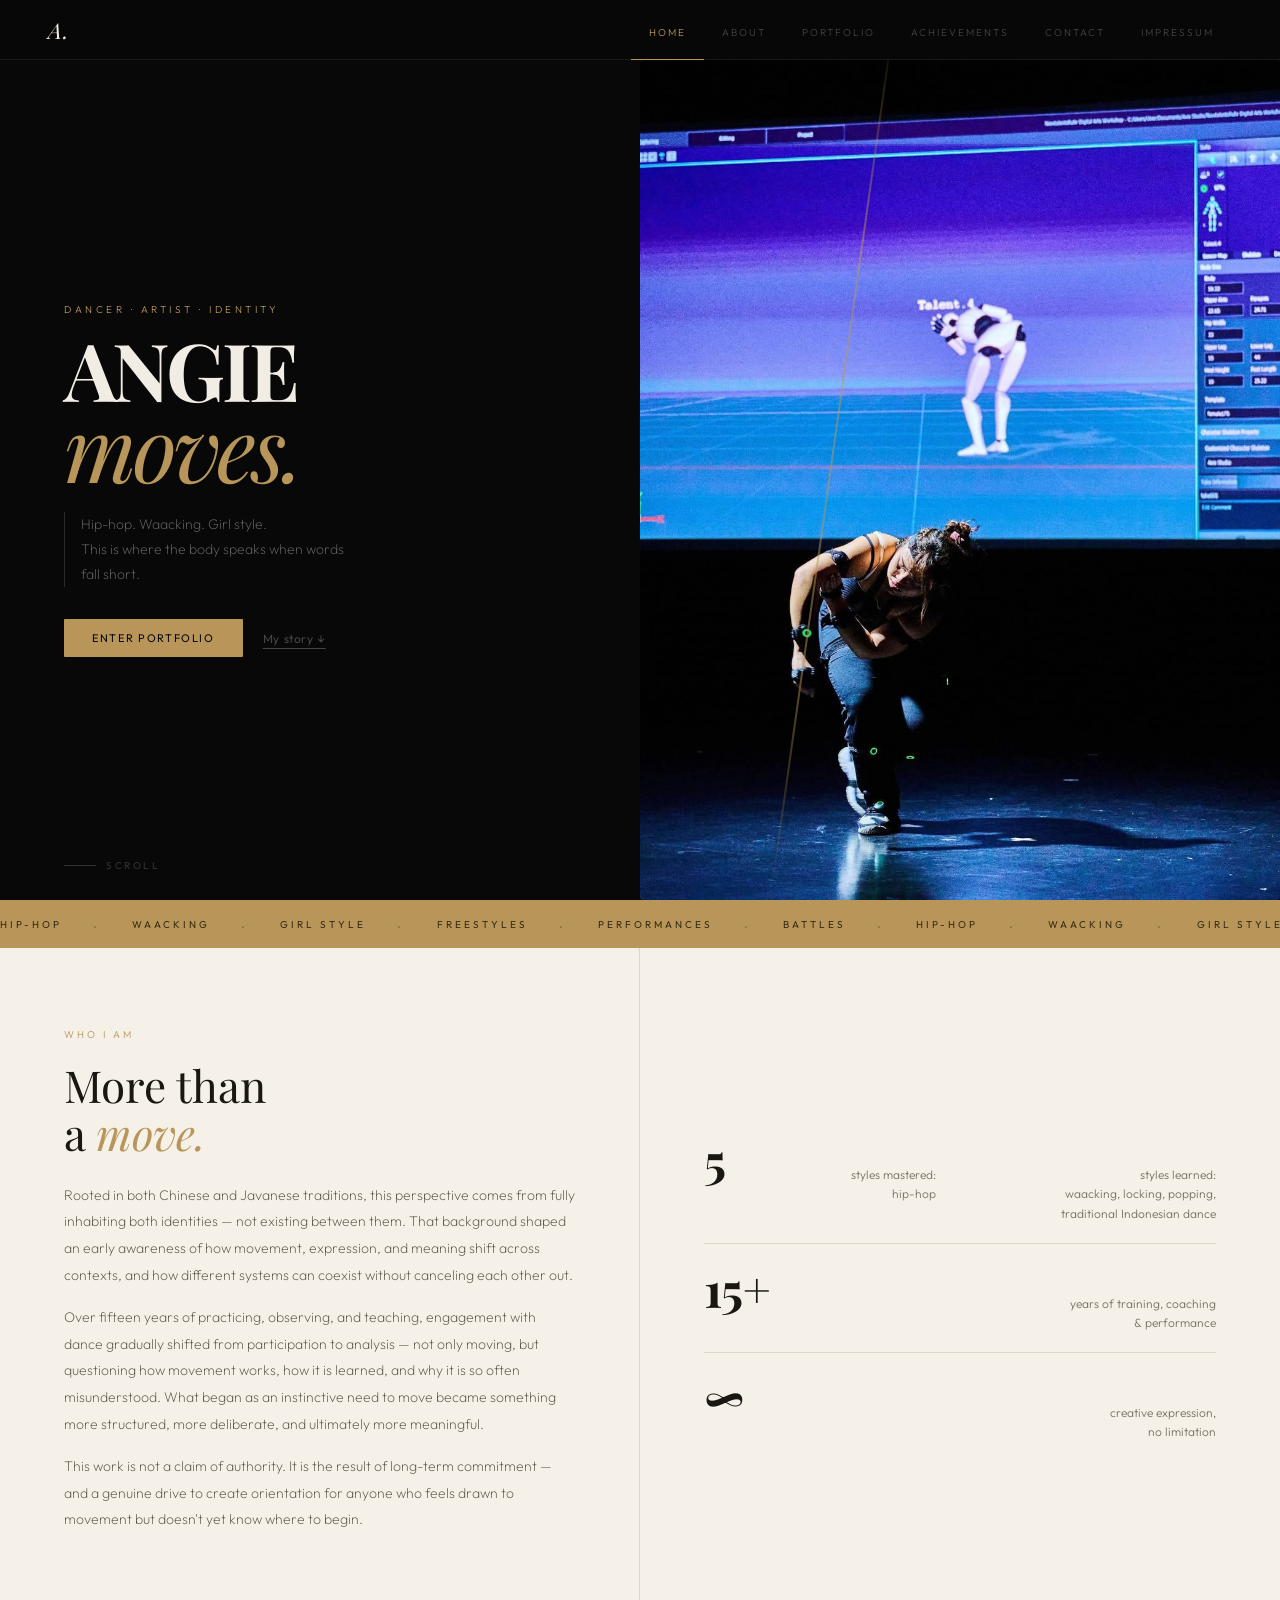
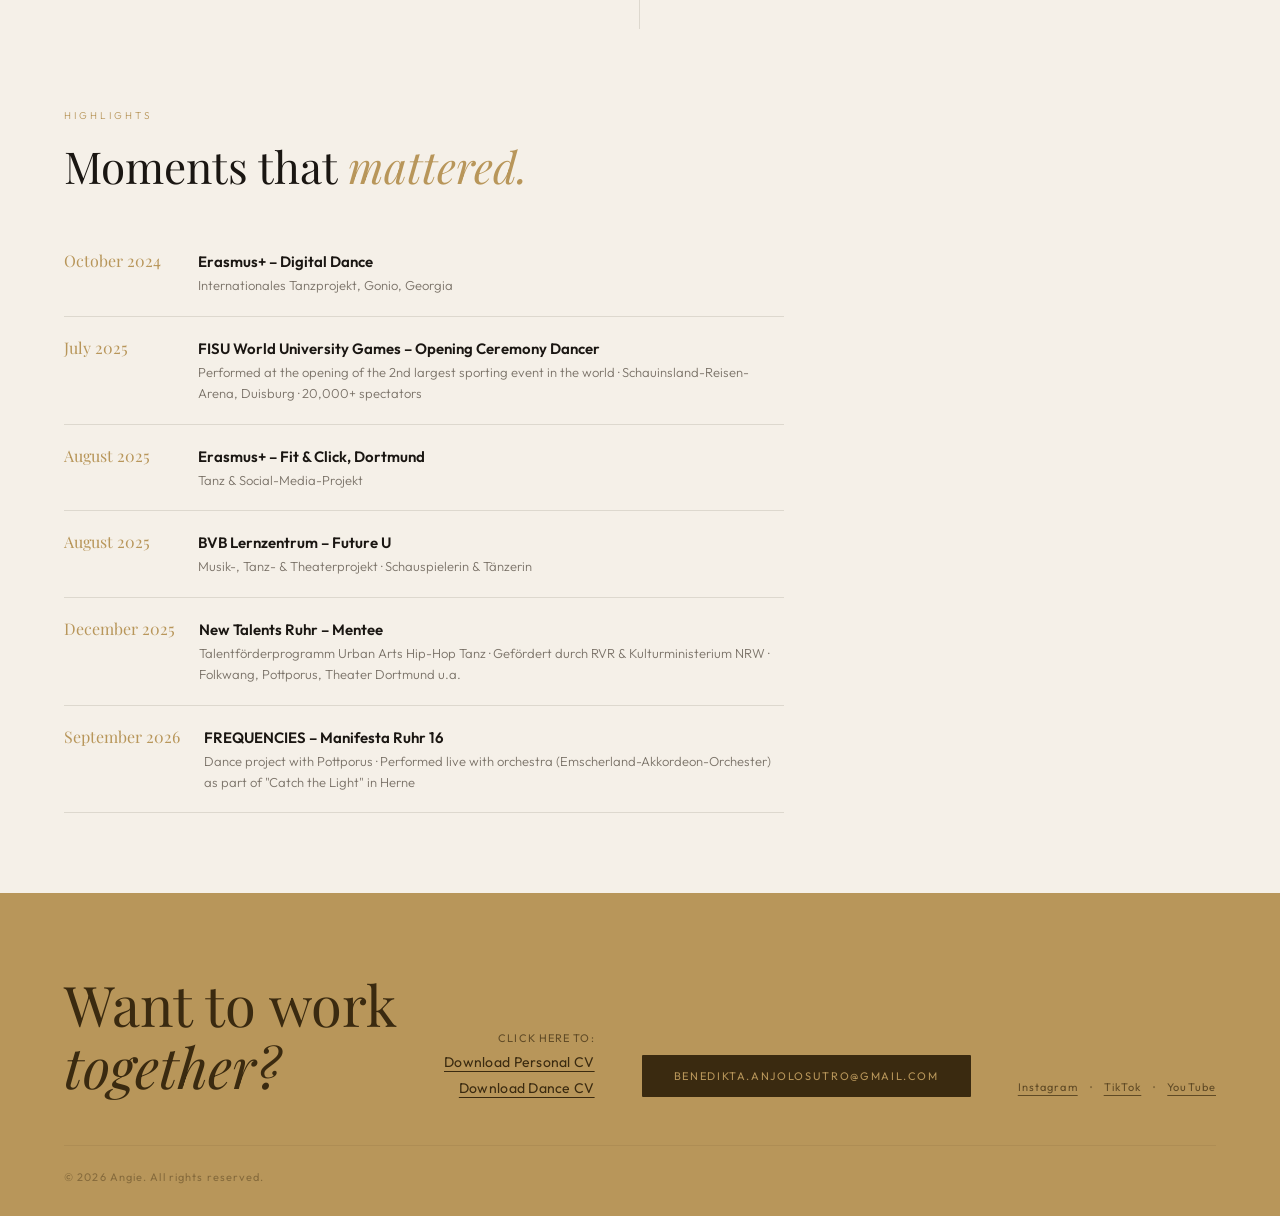
<file: index.html>
<!DOCTYPE html>
<html lang="en">
<head>
  <meta charset="UTF-8" />
  <meta name="viewport" content="width=device-width, initial-scale=1.0"/>
  <title>Benedikta Angie — Dancer & Artist</title>
  <link rel="stylesheet" href="style.css" />
  <link href="https://fonts.googleapis.com/css2?family=Playfair+Display:ital,wght@0,400;0,700;1,400;1,700&family=Outfit:wght@200;300;400&display=swap" rel="stylesheet"/>
</head>
<body>

  <!-- ═══════════════════════════════════════════
       NAVIGATION
  ════════════════════════════════════════════ -->
  <nav class="nav">
    <div class="nav-brand">A.</div>
    <ul class="nav-links">
      <li><a href="#home" class="active">Home</a></li>
      <li><a href="#about">About</a></li>
      <li><a href="portfolio.html">Portfolio</a></li>
      <li><a href="#achievements">Achievements</a></li>
      <li><a href="#contact">Contact</a></li>
      <li><a href="impressum.html">Impressum</a></li>
    </ul>
    <button class="nav-toggle" aria-label="menu">☰</button>
  </nav>

  <!-- ═══════════════════════════════════════════
       HERO
  ════════════════════════════════════════════ -->
  <section class="hero" id="home">
    <div class="hero-left reveal">
      <span class="eyebrow">Dancer · Artist · Identity</span>
      <h1 class="hero-name">
        ANGIE
        <span class="italic-line">moves.</span>
      </h1>
      <p class="tagline">Hip-hop. Waacking. Girl style.<br>This is where the body speaks when words fall short.</p>
      <div class="hero-actions">
        <a href="portfolio.html" class="btn-gold">Enter portfolio</a>
        <a href="#about" class="btn-line">My story ↓</a>
      </div>
    </div>
    <div class="hero-right">
      <!-- 👇 REPLACE THIS: swap the src with the path to your photo -->
      <!-- Example: src="images/angie.jpg" -->
     <div class="slideshow">
  <div class="slide active"><img src="images/abme1.jpg" alt="Angie" /></div>
  <div class="slide"><img src="images/abme2.JPG" alt="Angie" /></div>
  <div class="slide"><img src="images/abme3.jpg" alt="Angie" /></div>
  <div class="slide"><img src="images/abme4.jpg" alt="Angie" /></div>
  <div class="slide"><img src="images/abme5.jpg" alt="Angie" /></div>
  <div class="slide"><img src="images/abme6.JPG" alt="Angie" /></div>
  <div class="slide"><img src="images/abme7.jpg" alt="Angie" /></div>
  <div class="slide"><img src="images/abme8.JPG" alt="Angie" /></div>
  <div class="slide"><img src="images/abme9.jpg" alt="Angie" /></div>
  <div class="slide"><img src="images/abme10.jpg" alt="Angie" /></div>
</div>
       </div>
     </div>
    </div>
    <div class="scroll-hint"><span class="scroll-line"></span> scroll</div>
    <div class="diagonal-slice"></div>
  </section>

  <!-- ═══════════════════════════════════════════
       TICKER STRIP
  ════════════════════════════════════════════ -->
  <div class="ticker">
    <div class="ticker-track">
      <span>Hip-hop</span><span class="dot">·</span>
      <span>Waacking</span><span class="dot">·</span>
      <span>Girl style</span><span class="dot">·</span>
      <span>Freestyles</span><span class="dot">·</span>
      <span>Performances</span><span class="dot">·</span>
      <span>Battles</span><span class="dot">·</span>
      <span>Hip-hop</span><span class="dot">·</span>
      <span>Waacking</span><span class="dot">·</span>
      <span>Girl style</span><span class="dot">·</span>
      <span>Freestyles</span><span class="dot">·</span>
      <span>Performances</span><span class="dot">·</span>
      <span>Battles</span><span class="dot">·</span>
    </div>
  </div>

  <!-- ═══════════════════════════════════════════
       ABOUT
  ════════════════════════════════════════════ -->
  <section class="about" id="about">
    <div class="about-left reveal">
      <span class="section-kicker">Who I am</span>
      <h2 class="section-heading">More than<br>a <em>move.</em></h2>
      <!-- 👇 REPLACE THIS: write your own bio here -->
      <p class="body-text">
        Rooted in both Chinese and Javanese traditions, this perspective comes from fully inhabiting both identities — not existing between them. 
        That background shaped an early awareness of how movement, expression, and meaning shift across contexts, and 
        how different systems can coexist without canceling each other out.
      </p>
      <p class="body-text">
        Over fifteen years of practicing, observing, and teaching, engagement with dance gradually shifted from participation to analysis — not only moving, but questioning how movement works, how it is learned, and why it is so often misunderstood. 
        What began as an instinctive need to move became something more structured, more deliberate, and ultimately more meaningful.
      </p>
       <p class="body-text">
        This work is not a claim of authority. It is the result of long-term commitment — and a genuine drive 
         to create orientation for anyone who feels drawn to movement but doesn't yet know where to begin.
    </div>
    <div class="about-right reveal">
      <!-- 👇 REPLACE THIS: update these numbers to match your real experience -->
      <div class="stat-row">
        <span class="stat-n">5</span>
        <span class="stat-desc">styles mastered:<br>hip-hop</span>
        <span class="stat-desc">styles learned:<br>waacking, locking, popping, <br>traditional Indonesian dance</span>
      </div>
      <div class="stat-row">
        <span class="stat-n">15+</span>
        <span class="stat-desc">years of training, coaching<br>& performance</span>
      </div>
      <div class="stat-row">
        <span class="stat-n">∞</span>
        <span class="stat-desc">creative expression,<br>no limitation</span>
      </div>
    </div>
  </section>

  <!-- ═══════════════════════════════════════════
       PORTFOLIO PREVIEW.. maybe later add videos here
  ════════════════════════════════════════════ -->

  <!-- ═══════════════════════════════════════════
       ACHIEVEMENTS
  ════════════════════════════════════════════ -->
  <section class="achievements" id="achievements">
    <div class="reveal">
      <span class="section-kicker">Highlights</span>
      <h2 class="section-heading">Moments that <em>mattered.</em></h2>
    </div>
    <div class="ach-grid reveal">

      <!-- 👇 REPLACE ALL OF THESE with your real achievements -->
      <!-- Copy-paste more <div class="ach-item"> blocks to add more! -->
<div class="ach-grid reveal"> 
  <div class="ach-item"> 
    <span class="ach-year">October 2024</span> 
    <div> 
      <p class="ach-title">Erasmus+ – Digital Dance</p> 
      <p class="ach-desc">Internationales Tanzprojekt, Gonio, Georgia</p> 
    </div> </div> 
  <div class="ach-item">
    <span class="ach-year">July 2025</span> 
    <div> 
      <p class="ach-title">FISU World University Games – Opening Ceremony Dancer</p> 
      <p class="ach-desc">Performed at the opening of the 2nd largest sporting event in the world · Schauinsland-Reisen-Arena, Duisburg · 20,000+ spectators</p> 
    </div> </div> 
  <div class="ach-item"> 
    <span class="ach-year">August 2025</span> 
    <div> <p class="ach-title">Erasmus+ – Fit & Click, Dortmund</p> 
      <p class="ach-desc">Tanz & Social-Media-Projekt</p> </div>
  </div> 
  <div class="ach-item"> <span class="ach-year">August 2025</span> 
    <div> 
      <p class="ach-title">BVB Lernzentrum – Future U</p>
      <p class="ach-desc">Musik-, Tanz- & Theaterprojekt · Schauspielerin & Tänzerin</p> </div> 
  </div> 
  <div class="ach-item"> 
    <span class="ach-year">December 2025</span> 
    <div> 
      <p class="ach-title">New Talents Ruhr – Mentee</p> 
      <p class="ach-desc">Talentförderprogramm Urban Arts Hip-Hop Tanz · Gefördert durch RVR & Kulturministerium NRW · Folkwang, Pottporus, Theater Dortmund u.a.</p> 
    </div> </div> 
  <div class="ach-item"> 
    <span class="ach-year">September 2026</span> 
    <div> 
      <p class="ach-title">FREQUENCIES – Manifesta Ruhr 16</p> 
      <p class="ach-desc">Dance project with Pottporus · Performed live with orchestra (Emscherland-Akkordeon-Orchester) as part of "Catch the Light" in Herne</p> 
    </div> </div> </div> 
  </section>

  <!-- ═══════════════════════════════════════════
       CONTACT FOOTER
  ════════════════════════════════════════════ -->
  <footer class="contact" id="contact">
    <div class="contact-inner reveal">
      <h2 class="contact-heading">Want to work<br><em>together?</em></h2>
      <div class="contact-links">

        <div class="cv-downloads"> 
          <p class="cv-label">Click here to:</p> 
          <a href="Lebenslauf_Benedikta_Anjolosutro.pdf" download class="cv-link"> Download Personal CV</a> 
          <a href="Tanz_Lebenslauf_Benedikta_Anjolosutro.pdf" download class="cv-link">Download Dance CV</a> </div>
</div>
        <!-- 👇 REPLACE: add your real email and social links -->
        <a href="mailto:benedikta.anjolosutro@gmail.com" class="contact-btn">benedikta.anjolosutro@gmail.com</a>
<div class="social-row">
  <a href="https://instagram.com/benedikta_angie" target="_blank" class="social-link">Instagram</a>
  <span class="dot">·</span>
  <a href="https://tiktok.com/@an._angie" target="_blank" class="social-link">TikTok</a>
  <span class="dot">·</span>
  <a href="https://youtube.com/@benedikta_angie" target="_blank" class="social-link">YouTube</a>
        </div>
      </div>
    </div>
    <p class="footer-copy">© 2026 Angie. All rights reserved.</p>
  </footer>

  <script src="script.js"></script>
</body>
</html>
</file>
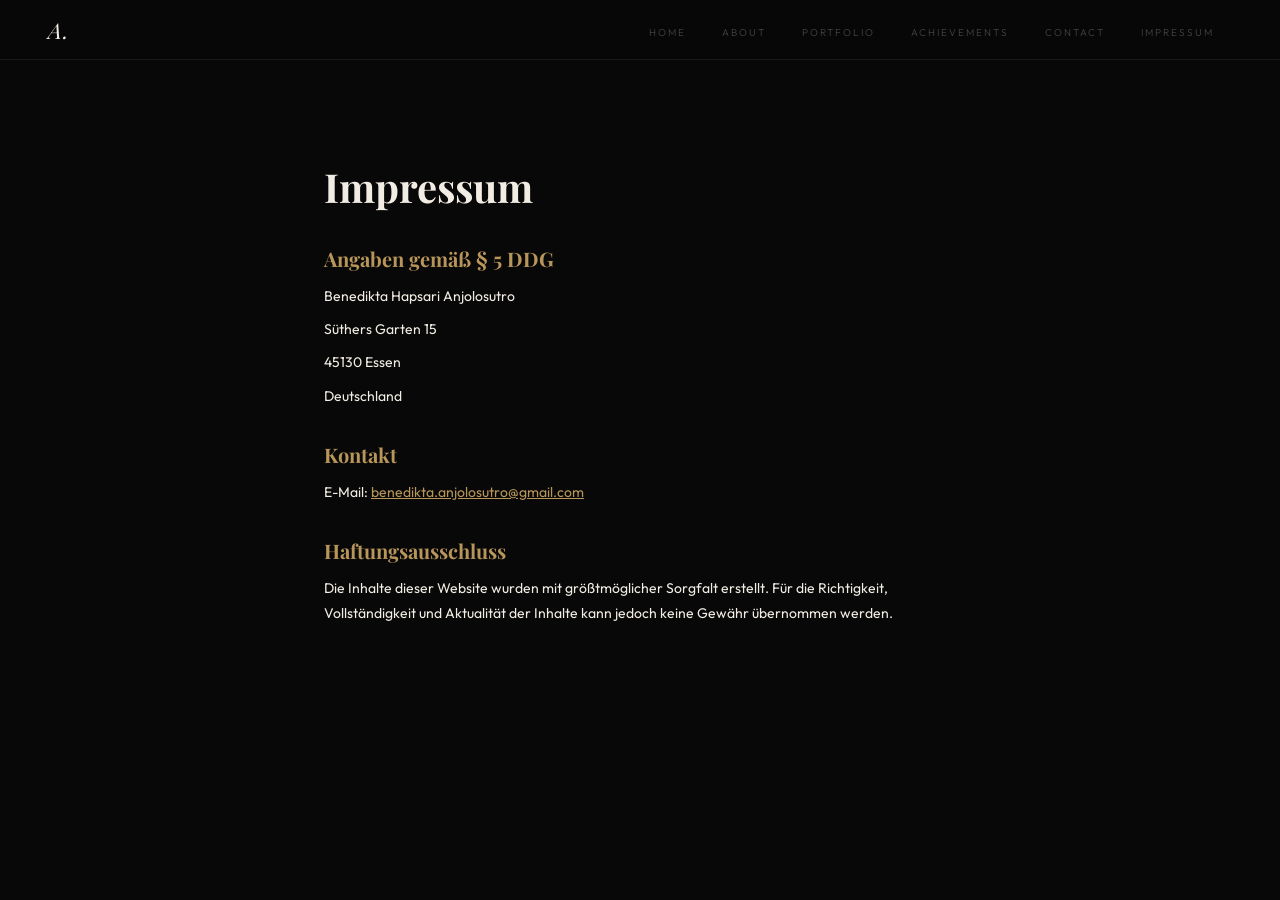
<file: impressum.html>
<!DOCTYPE html> 
<html lang="de"> 
  <head> 
    <meta charset="UTF-8" /> 
    <meta name="viewport" content="width=device-width, initial-scale=1.0"/> 
    <title>Impressum — Benedikta Angie</title> 
    <link rel="stylesheet" href="style.css" /> 
    <link href="https://fonts.googleapis.com/css2?family=Playfair+Display:ital,wght@0,400;0,700;1,400;1,700&family=Outfit:wght@200;300;400&display=swap" rel="stylesheet"/> 
    <style> .legal-wrap { max-width: 680px; margin: 0 auto; padding: 160px 24px 100px; } 
      .legal-wrap h1 { font-family: var(--font-display); font-size: 40px; margin-bottom: 32px; color: var(--cream); } 
      .legal-wrap h2 { font-family: var(--font-display); font-size: 20px; margin: 32px 0 12px; color: var(--gold); } 
      .legal-wrap p { font-size: 14px; line-height: 1.8; color: var(--cream); margin-bottom: 8px; } 
      .legal-wrap a { color: var(--gold); text-decoration: underline; } 
    </style> 
  </head> 
  <body> 
    <nav class="nav"> <div class="nav-brand">A.</div> 
      <ul class="nav-links"> 
        <li><a href="index.html">Home</a></li> 
        <li><a href="index.html#about">About</a></li> 
        <li><a href="portfolio.html">Portfolio</a></li> 
        <li><a href="index.html#achievements">Achievements</a></li> 
        <li><a href="index.html#contact">Contact</a></li> 
        <li><a href="impressum.html">Impressum</a></li> 
      </ul> <button class="nav-toggle" aria-label="menu">☰</button> 
    </nav> <div class="legal-wrap"> 
      <h1>Impressum</h1> 
      <h2>Angaben gemäß § 5 DDG</h2> 
      <p>Benedikta Hapsari Anjolosutro</p> 
      <p>Süthers Garten 15</p> 
      <p>45130 Essen</p> 
      <p>Deutschland</p> 
      <h2>Kontakt</h2> 
      <p>E-Mail: <a href="mailto:benedikta.anjolosutro@gmail.com">benedikta.anjolosutro@gmail.com</a>
      </p> <h2>Haftungsausschluss</h2> 
      <p>Die Inhalte dieser Website wurden mit größtmöglicher Sorgfalt erstellt. Für die Richtigkeit, Vollständigkeit und Aktualität der Inhalte kann jedoch keine Gewähr übernommen werden.</p> 
    </div> 
  </body> 
</html>
</file>
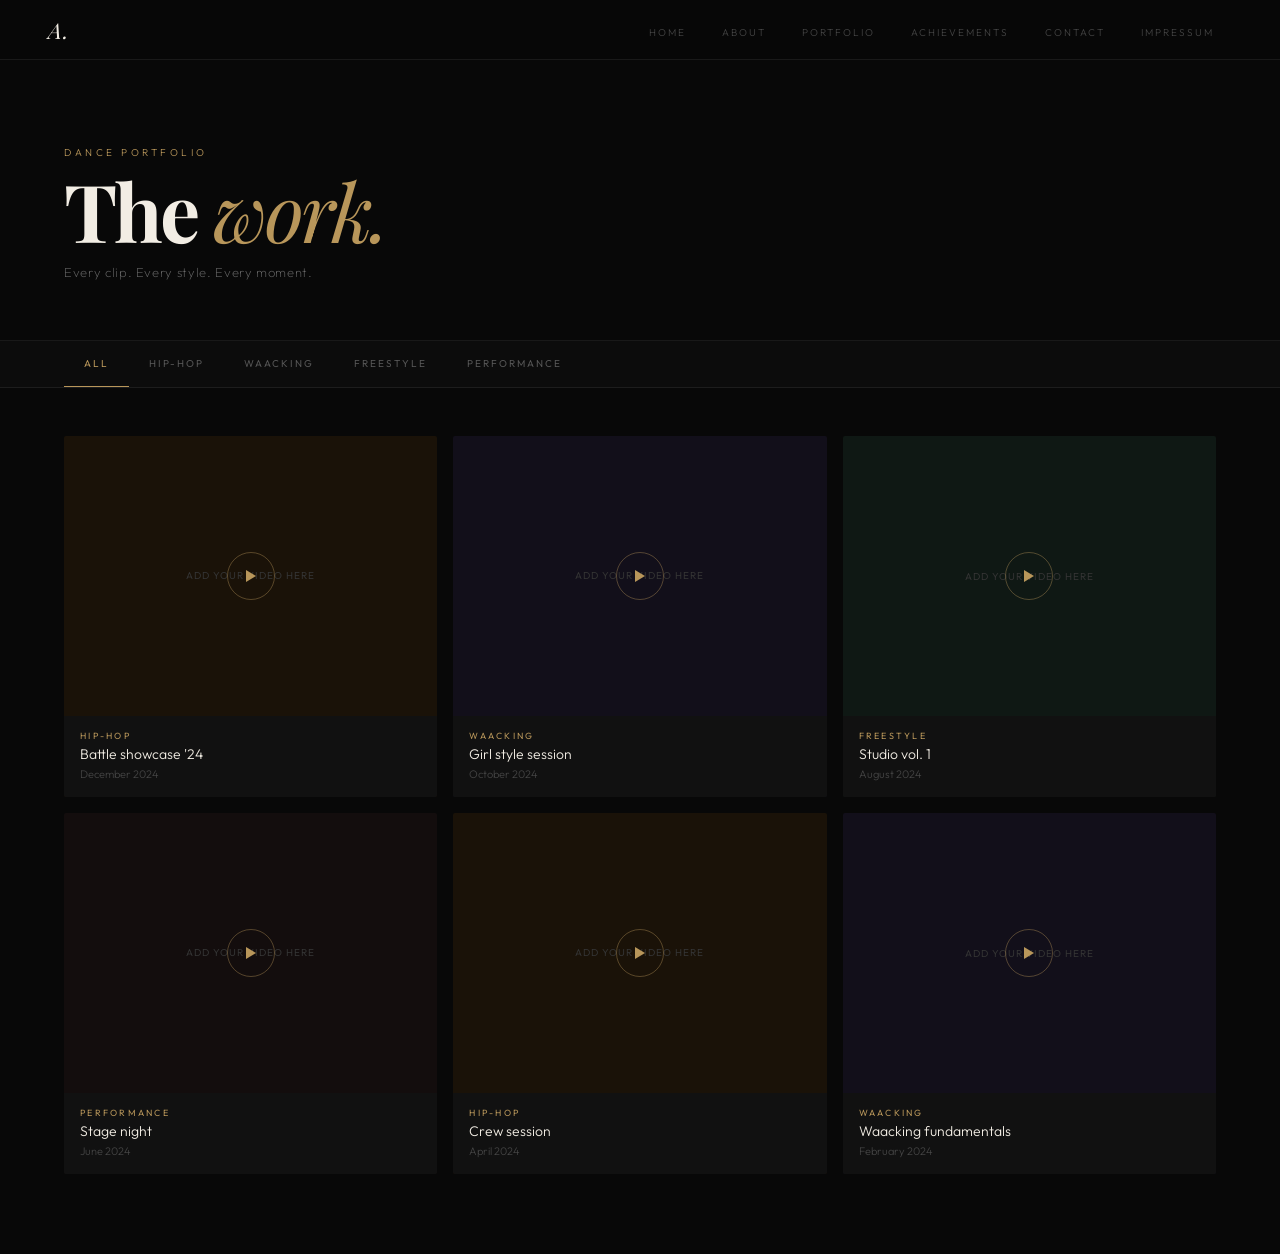
<file: portfolio.html>
<!DOCTYPE html>
<html lang="en">
<head>
  <meta charset="UTF-8" />
  <meta name="viewport" content="width=device-width, initial-scale=1.0"/>
  <title>Angie — Dance Portfolio</title>
  <link rel="stylesheet" href="style.css" />
  <link rel="stylesheet" href="portfolio.css" />
  <link href="https://fonts.googleapis.com/css2?family=Playfair+Display:ital,wght@0,400;0,700;1,400;1,700&family=Outfit:wght@200;300;400&display=swap" rel="stylesheet"/>
</head>
<body>

  <nav class="nav">
    <div class="nav-brand">A.</div>
    <ul class="nav-links">
      <li><a href="index.html">Home</a></li>
      <li><a href="index.html#about">About</a></li>
      <li><a href="portfolio.html" class="active">Portfolio</a></li>
      <li><a href="index.html#achievements">Achievements</a></li>
      <li><a href="index.html#contact">Contact</a></li>
      <li><a href="impressum.html">Impressum</a></li>
    </ul>
    <button class="nav-toggle" aria-label="menu">☰</button>
  </nav>

  <!-- PAGE HEADER -->
  <div class="port-header">
    <span class="eyebrow">Dance portfolio</span>
    <h1 class="port-title">The <em>work.</em></h1>
    <p class="port-sub">Every clip. Every style. Every moment.</p>
  </div>

  <!-- FILTER TABS -->
  <div class="filter-bar">
    <button class="filter-btn active" data-filter="all">All</button>
    <button class="filter-btn" data-filter="hiphop">Hip-hop</button>
    <button class="filter-btn" data-filter="waacking">Waacking</button>
    <button class="filter-btn" data-filter="freestyle">Freestyle</button>
    <button class="filter-btn" data-filter="performance">Performance</button>
  </div>

  <!-- PORTFOLIO MASONRY GRID -->
  <div class="port-grid" id="portGrid">

    <!--
    ═══════════════════════════════════════════
    HOW TO ADD YOUR OWN VIDEOS / PHOTOS:
    ═══════════════════════════════════════════

    For a VIDEO (YouTube or local file):
      <div class="port-item" data-cat="hiphop">
        <video poster="images/thumbnail.jpg" controls>
          <source src="videos/your-video.mp4" type="video/mp4">
        </video>
        <div class="port-item-info">
          <span class="card-tag">Hip-hop</span>
          <p class="card-name">Your title here</p>
          <p class="port-date">March 2024</p>
        </div>
      </div>

    For a YOUTUBE embed (replace VIDEO_ID with your real YouTube ID):
      <div class="port-item" data-cat="waacking">
        <div class="yt-embed">
          <iframe src="https://www.youtube.com/embed/VIDEO_ID" allowfullscreen></iframe>
        </div>
        <div class="port-item-info">
          <span class="card-tag">Waacking</span>
          <p class="card-name">Your title here</p>
          <p class="port-date">January 2024</p>
        </div>
      </div>

    data-cat options: hiphop / waacking / freestyle / performance
    ═══════════════════════════════════════════
    -->

    <div class="port-item" data-cat="hiphop" style="background:#1a1208;">
      <div class="port-item-thumb">
        <div class="play-btn">
          <svg width="10" height="12" viewBox="0 0 10 12" fill="#b8965a"><polygon points="0,0 10,6 0,12"/></svg>
        </div>
        <span class="thumb-label">Add your video here</span>
      </div>
      <div class="port-item-info">
        <span class="card-tag">Hip-hop</span>
        <p class="card-name">Battle showcase '24</p>
        <p class="port-date">December 2024</p>
      </div>
    </div>

    <div class="port-item" data-cat="waacking" style="background:#120f1a;">
      <div class="port-item-thumb">
        <div class="play-btn">
          <svg width="10" height="12" viewBox="0 0 10 12" fill="#b8965a"><polygon points="0,0 10,6 0,12"/></svg>
        </div>
        <span class="thumb-label">Add your video here</span>
      </div>
      <div class="port-item-info">
        <span class="card-tag">Waacking</span>
        <p class="card-name">Girl style session</p>
        <p class="port-date">October 2024</p>
      </div>
    </div>

    <div class="port-item" data-cat="freestyle" style="background:#0f1814;">
      <div class="port-item-thumb">
        <div class="play-btn">
          <svg width="10" height="12" viewBox="0 0 10 12" fill="#b8965a"><polygon points="0,0 10,6 0,12"/></svg>
        </div>
        <span class="thumb-label">Add your video here</span>
      </div>
      <div class="port-item-info">
        <span class="card-tag">Freestyle</span>
        <p class="card-name">Studio vol. 1</p>
        <p class="port-date">August 2024</p>
      </div>
    </div>

    <div class="port-item" data-cat="performance" style="background:#130d0d;">
      <div class="port-item-thumb">
        <div class="play-btn">
          <svg width="10" height="12" viewBox="0 0 10 12" fill="#b8965a"><polygon points="0,0 10,6 0,12"/></svg>
        </div>
        <span class="thumb-label">Add your video here</span>
      </div>
      <div class="port-item-info">
        <span class="card-tag">Performance</span>
        <p class="card-name">Stage night</p>
        <p class="port-date">June 2024</p>
      </div>
    </div>

    <div class="port-item" data-cat="hiphop" style="background:#1a1208;">
      <div class="port-item-thumb">
        <div class="play-btn">
          <svg width="10" height="12" viewBox="0 0 10 12" fill="#b8965a"><polygon points="0,0 10,6 0,12"/></svg>
        </div>
        <span class="thumb-label">Add your video here</span>
      </div>
      <div class="port-item-info">
        <span class="card-tag">Hip-hop</span>
        <p class="card-name">Crew session</p>
        <p class="port-date">April 2024</p>
      </div>
    </div>

    <div class="port-item" data-cat="waacking" style="background:#120f1a;">
      <div class="port-item-thumb">
        <div class="play-btn">
          <svg width="10" height="12" viewBox="0 0 10 12" fill="#b8965a"><polygon points="0,0 10,6 0,12"/></svg>
        </div>
        <span class="thumb-label">Add your video here</span>
      </div>
      <div class="port-item-info">
        <span class="card-tag">Waacking</span>
        <p class="card-name">Waacking fundamentals</p>
        <p class="port-date">February 2024</p>
      </div>
    </div>

  </div>

  <script src="script.js"></script>
</body>
</html>
</file>
<file: style.css>
/* ═══════════════════════════════════════════════
   ANGIE — Personal Website Stylesheet
   ═══════════════════════════════════════════════
   COLORS:
     --gold   : #b8965a  ← your signature accent
     --dark   : #080808  ← background for dark sections
     --cream  : #f2ede4  ← text on dark backgrounds
     --mid    : #666     ← muted text
   ═══════════════════════════════════════════════ */

:root {
  --gold: #b8965a;
  --gold-dark: #3a2a10;
  --dark: #080808;
  --dark-2: #0c0c0c;
  --dark-3: #111;
  --cream: #f2ede4;
  --mid: #666;
  --muted: #444;
  --border: rgba(255,255,255,0.07);
  --font-display: 'Playfair Display', serif;
  --font-body: 'Outfit', sans-serif;
}

/* ── RESET ── */
*, *::before, *::after { box-sizing: border-box; margin: 0; padding: 0; }
html { scroll-behavior: smooth; }
body {
  font-family: var(--font-body);
  background: var(--dark);
  color: var(--cream);
  overflow-x: hidden;
}
a { text-decoration: none; color: inherit; }
ul { list-style: none; }
img { max-width: 100%; display: block; }

/* ── NAVIGATION ── */
.nav {
  position: fixed; top: 0; left: 0; right: 0; z-index: 100;
  display: flex; align-items: center;
  justify-content: space-between;
  padding: 0 48px;
  background: rgba(8,8,8,0.92);
  backdrop-filter: blur(12px);
  border-bottom: 0.5px solid var(--border);
  height: 60px;
}
.nav-brand {
  font-family: var(--font-display);
  font-size: 22px; font-style: italic;
  color: var(--cream); letter-spacing: 1px;
}
.nav-links {
  display: flex; gap: 0; align-items: center;
}
.nav-links a {
  font-size: 10px; letter-spacing: 0.2em;
  text-transform: uppercase; color: var(--muted);
  padding: 20px 18px;
  border-bottom: 1.5px solid transparent;
  transition: color 0.2s, border-color 0.2s;
  font-weight: 300;
}
.nav-links a:hover,
.nav-links a.active {
  color: var(--gold);
  border-bottom-color: var(--gold);
}
.nav-toggle { display: none; background: none; border: none; color: var(--cream); font-size: 20px; cursor: pointer; }

/* ── HERO ── */
.hero {
  min-height: 100vh;
  display: grid; grid-template-columns: 1fr 1fr;
  position: relative; overflow: hidden;
  padding-top: 60px;
}
.diagonal-slice {
  position: absolute;
  top: 0; right: 38%;
  width: 1.5px; height: 100%;
  background: linear-gradient(180deg, transparent, var(--gold) 25%, var(--gold) 75%, transparent);
  transform: rotate(8deg) translateX(40px);
  opacity: 0.5; pointer-events: none;
}
.hero-left {
  padding: 80px 64px;
  display: flex; flex-direction: column;
  justify-content: center; gap: 16px;
  position: relative; z-index: 2;
}
.eyebrow {
  font-size: 10px; letter-spacing: 0.35em;
  text-transform: uppercase; color: var(--gold);
  font-weight: 300;
}
.hero-name {
  font-family: var(--font-display);
  font-size: clamp(56px, 8vw, 80px);
  font-weight: 700; line-height: 0.92;
  color: var(--cream); letter-spacing: -3px;
}
.hero-name .italic-line {
  display: block; font-style: italic;
  font-weight: 400; color: var(--gold);
  font-size: clamp(64px, 9vw, 90px);
  letter-spacing: -4px;
}
.tagline {
  font-size: 14px; font-weight: 200;
  color: var(--mid); line-height: 1.8;
  max-width: 280px;
  border-left: 1px solid #2a2a2a;
  padding-left: 16px; margin-top: 8px;
}
.hero-actions {
  display: flex; align-items: center;
  gap: 20px; margin-top: 16px;
}
.btn-gold {
  background: var(--gold); color: var(--dark);
  padding: 12px 28px;
  font-size: 11px; letter-spacing: 0.15em;
  text-transform: uppercase; font-weight: 400;
  border-radius: 1px;
  transition: opacity 0.2s;
}
.btn-gold:hover { opacity: 0.85; }
.btn-line {
  font-size: 12px; color: var(--muted);
  letter-spacing: 0.05em;
  text-decoration: underline;
  text-underline-offset: 5px;
  transition: color 0.2s;
}
.btn-line:hover { color: var(--cream); }
.cv-downloads { display: flex; flex-direction: column; gap: 8px; align-items: flex-end; } 
.cv-label { font-size: 11px; letter-spacing: 0.1em; text-transform: uppercase; color: var(--gold-dark); opacity: 0.7; } 
.cv-link { font-size: 14px; color: var(--gold-dark); text-decoration: underline; text-underline-offset: 4px; letter-spacing: 0.02em; transition: opacity 0.2s; } 
.cv-link:hover { opacity: 0.55; }
.hero-right {
  background: #0f0d0b;
  display: flex; align-items: flex-end;
  justify-content: center; overflow: hidden;
  position: relative;
}
/* ── PHOTO: when you add your real photo it fills this area ── */
.hero-right img {
  width: 100%; height: 100%;
  object-fit: cover; object-position: top center;
}
.photo-placeholder {
  width: 100%; height: 100%;
  display: flex; align-items: center; justify-content: center;
  min-height: 400px;
}
.photo-frame {
  border: 0.5px solid #2a2520;
  padding: 40px; text-align: center;
  position: relative;
}
.photo-frame::before {
  content: ''; position: absolute; top: -16px; right: -16px;
  width: 32px; height: 32px;
  border-top: 1px solid var(--gold); border-right: 1px solid var(--gold);
}
.photo-frame::after {
  content: ''; position: absolute; bottom: -16px; left: -16px;
  width: 32px; height: 32px;
  border-bottom: 1px solid var(--gold); border-left: 1px solid var(--gold);
}
.photo-hint { font-size: 13px; color: var(--muted); margin-bottom: 8px; line-height: 1.6; }
.photo-code { font-size: 11px; color: #333; font-family: monospace; }
.scroll-hint {
  position: absolute; bottom: 28px; left: 64px;
  font-size: 10px; color: #333;
  letter-spacing: 0.25em; text-transform: uppercase;
  display: flex; align-items: center; gap: 10px; z-index: 2;
}
.scroll-line { width: 32px; height: 1px; background: #333; }

/* ── TICKER STRIP ── */
.ticker {
  background: var(--gold);
  overflow: hidden; white-space: nowrap;
  padding: 12px 0;
}
.ticker-track {
  display: inline-flex; gap: 32px;
  animation: ticker 18s linear infinite;
}
.ticker-track span {
  font-size: 10px; letter-spacing: 0.3em;
  text-transform: uppercase; color: var(--gold-dark);
  font-weight: 400;
}
.ticker-track .dot { opacity: 0.4; font-size: 14px; }
@keyframes ticker {
  from { transform: translateX(0); }
  to { transform: translateX(-50%); }
}

/* ── ABOUT ── */
.about {
  background: #f5f0e8;
  display: grid; grid-template-columns: 1fr 1fr;
}
.about-left {
  padding: 80px 64px;
  border-right: 0.5px solid #ddd8ce;
}
.about-right {
  padding: 80px 64px;
  display: flex; flex-direction: column;
  justify-content: center;
}
.section-kicker {
  font-size: 10px; letter-spacing: 0.3em;
  text-transform: uppercase; color: var(--gold);
  margin-bottom: 20px; font-weight: 300;
  display: block;
}
.section-heading {
  font-family: var(--font-display);
  font-size: clamp(32px, 4vw, 44px);
  font-weight: 400; line-height: 1.1;
  color: #1a1612; margin-bottom: 24px;
}
.section-heading.light { color: var(--cream); }
.section-heading em { font-style: italic; color: var(--gold); }
.body-text {
  font-size: 14px; font-weight: 200;
  color: #5a5248; line-height: 1.9;
  margin-bottom: 16px;
}
.stat-row {
  display: flex; justify-content: space-between;
  align-items: baseline; padding: 20px 0;
  border-bottom: 0.5px solid #ddd8ce;
}
.stat-row:first-child { padding-top: 0; }
.stat-row:last-child { border-bottom: none; padding-bottom: 0; }
.stat-n {
  font-family: var(--font-display);
  font-size: 48px; font-weight: 700;
  color: #1a1612; line-height: 1;
}
.stat-desc {
  font-size: 12px; color: #7a7268;
  font-weight: 300; text-align: right;
  line-height: 1.6;
}

/* ── PORTFOLIO PREVIEW ── */
.portfolio-preview {
  background: var(--dark); padding: 80px 64px;
}
.portfolio-header {
  display: flex; justify-content: space-between;
  align-items: flex-end; margin-bottom: 28px;
}
.see-all {
  font-size: 10px; color: var(--gold);
  letter-spacing: 0.2em; text-transform: uppercase;
  text-decoration: underline; text-underline-offset: 5px;
  transition: opacity 0.2s;
}
.see-all:hover { opacity: 0.7; }
.portfolio-grid {
  display: grid;
  grid-template-columns: 2fr 1fr;
  gap: 10px;
}
.p-card {
  position: relative; overflow: hidden;
  cursor: pointer; border-radius: 2px;
  transition: transform 0.3s;
}
.p-card:hover { transform: scale(1.01); }
.p-card-main { aspect-ratio: 4/5; }
.p-card-col { display: flex; flex-direction: column; gap: 10px; }
.p-card-sm { flex: 1; min-height: 160px; }
.play-btn {
  position: absolute; top: 50%; left: 50%;
  transform: translate(-50%, -50%);
  width: 48px; height: 48px;
  border: 1px solid rgba(184,150,90,0.4);
  border-radius: 50%;
  display: flex; align-items: center; justify-content: center;
  transition: border-color 0.2s, background 0.2s;
}
.p-card:hover .play-btn { border-color: var(--gold); background: rgba(184,150,90,0.1); }
.play-btn.small { width: 36px; height: 36px; }
.card-info {
  position: absolute; bottom: 0; left: 0; right: 0;
  padding: 20px 16px 16px;
  background: linear-gradient(transparent, rgba(0,0,0,0.88));
}
.card-tag {
  font-size: 9px; letter-spacing: 0.25em;
  text-transform: uppercase; color: var(--gold);
  display: block; margin-bottom: 4px;
}
.card-name {
  font-size: 14px; color: var(--cream);
  font-weight: 300;
}

/* ── ACHIEVEMENTS ── */
.achievements { background: #f5f0e8; padding: 80px 64px; } 
.achievements 
.section-heading { color: #1a1612; margin-bottom: 40px; } 
.ach-grid { display: flex; flex-direction: column; max-width: 720px; } 
.ach-item { display: flex; gap: 24px; align-items: baseline; padding: 20px 0; border-bottom: 1px solid #ddd8ce; } 
.ach-year { font-family: var(--font-display); font-size: 16px; color: var(--gold); min-width: 110px; flex-shrink: 0; font-weight: 400; } 
.ach-title { font-size: 15px; color: #1a1612; margin-bottom: 4px; font-weight: 600; } 
.ach-desc { font-size: 13px; color: #7a7268; font-weight: 300; line-height: 1.6; }

/* ── CONTACT / FOOTER ── */
.contact {
  background: var(--gold);
  padding: 80px 64px 32px;
}
.contact-inner {
  display: flex; justify-content: space-between;
  align-items: flex-end; margin-bottom: 48px;
  flex-wrap: wrap; gap: 32px;
}
.contact-heading {
  font-family: var(--font-display);
  font-size: clamp(36px, 5vw, 56px);
  font-weight: 400; font-style: normal;
  color: var(--gold-dark); line-height: 1.1;
}
.contact-heading em { font-style: italic; }
.contact-links {
  display: flex; flex-direction: column;
  gap: 16px; align-items: flex-end;
}
.contact-btn {
  background: var(--gold-dark); color: var(--gold);
  padding: 14px 32px;
  font-size: 11px; letter-spacing: 0.15em;
  text-transform: uppercase; font-weight: 400;
  border-radius: 1px;
  transition: opacity 0.2s;
}
.contact-btn:hover { opacity: 0.8; }
.social-row {
  display: flex; gap: 12px; align-items: center;
}
.social-link {
  font-size: 11px; color: var(--gold-dark);
  letter-spacing: 0.1em; opacity: 0.7;
  text-decoration: underline; text-underline-offset: 4px;
  transition: opacity 0.2s;
}
.social-link:hover { opacity: 1; }
.social-row .dot { color: var(--gold-dark); opacity: 0.4; }
.footer-copy {
  font-size: 11px; color: var(--gold-dark);
  opacity: 0.4; letter-spacing: 0.1em;
  border-top: 0.5px solid rgba(58,42,16,0.2);
  padding-top: 24px;
}

/* ── REVEAL ANIMATIONS ── */
.reveal {
  opacity: 0;
  transform: translateY(28px);
  transition: opacity 0.7s ease, transform 0.7s ease;
}
.reveal.visible {
  opacity: 1;
  transform: translateY(0);
}

/* ── MOBILE ── */
@media (max-width: 768px) {
  .nav { padding: 0 24px; }
  .nav-links { display: none; }
  .nav-toggle { display: block; }
  .hero { grid-template-columns: 1fr; min-height: auto; }
  .hero-left { padding: 100px 28px 48px; }
  .hero-right { min-height: 320px; }
  .scroll-hint { left: 28px; }
  .about { grid-template-columns: 1fr; }
  .about-left { padding: 56px 28px; border-right: none; border-bottom: 0.5px solid #ddd8ce; }
  .about-right { padding: 48px 28px; }
  .portfolio-preview { padding: 56px 28px; }
  .portfolio-grid { grid-template-columns: 1fr; }
  .p-card-main { aspect-ratio: 4/3; }
  .achievements { padding: 56px 28px; }
  .contact { padding: 56px 28px 28px; }
  .contact-inner { flex-direction: column; align-items: flex-start; }
  .contact-links { align-items: flex-start; }
}

/* SLIDESHOW */
.slideshow {
  position: relative;
  width: 100%;
  height: 100%;
  min-height: 520px;
  overflow: hidden;
  border-radius: 4px;
}

.slide {
  position: absolute;
  top: 0; left: 0;
  width: 100%;
  height: 100%;
  opacity: 0;
  transition: opacity 1s ease-in-out;
}

.slide.active {
  opacity: 1;
}

.slide img {
  width: 100%;
  height: 100%;
  object-fit: cover;
  object-position: top;
}
</file>
<file: portfolio.css>
/* ═══════════════════════════════════════════════
   PORTFOLIO PAGE — Additional Styles
   ═══════════════════════════════════════════════ */

.port-header {
  padding: 140px 64px 60px;
  background: var(--dark);
  border-bottom: 0.5px solid var(--border);
}
.port-title {
  font-family: var(--font-display);
  font-size: clamp(48px, 8vw, 80px);
  font-weight: 700; line-height: 0.95;
  color: var(--cream); letter-spacing: -3px;
  margin: 12px 0 16px;
}
.port-title em { font-style: italic; color: var(--gold); font-weight: 400; }
.port-sub {
  font-size: 13px; font-weight: 200;
  color: var(--mid); letter-spacing: 0.05em;
}

/* FILTER BAR */
.filter-bar {
  background: var(--dark-2);
  padding: 0 64px;
  border-bottom: 0.5px solid var(--border);
  display: flex; gap: 0; overflow-x: auto;
}
.filter-btn {
  font-size: 10px; letter-spacing: 0.2em;
  text-transform: uppercase; color: #555;
  padding: 16px 20px;
  border: none; background: none;
  cursor: pointer; font-family: var(--font-body);
  border-bottom: 1.5px solid transparent;
  white-space: nowrap;
  transition: color 0.2s, border-color 0.2s;
}
.filter-btn:hover { color: var(--cream); }
.filter-btn.active { color: var(--gold); border-bottom-color: var(--gold); }

/* PORTFOLIO GRID */
.port-grid {
  background: var(--dark);
  padding: 48px 64px 80px;
  display: grid;
  grid-template-columns: repeat(3, 1fr);
  gap: 16px;
}
.port-item {
  border-radius: 2px; overflow: hidden;
  cursor: pointer;
  transition: transform 0.3s, opacity 0.3s;
}
.port-item.hidden { display: none; }
.port-item:hover { transform: translateY(-4px); }
.port-item-thumb {
  aspect-ratio: 4/3;
  position: relative;
  display: flex; flex-direction: column;
  align-items: center; justify-content: center;
  gap: 12px;
}
.thumb-label {
  font-size: 10px; color: #333;
  letter-spacing: 0.1em; text-transform: uppercase;
}
.port-item-thumb video,
.port-item-thumb iframe {
  position: absolute; inset: 0;
  width: 100%; height: 100%;
  object-fit: cover; border: none;
}
.yt-embed {
  position: relative; width: 100%;
  padding-top: 75%;
}
.yt-embed iframe {
  position: absolute; top: 0; left: 0;
  width: 100%; height: 100%; border: none;
}
.port-item-info {
  padding: 14px 16px 16px;
  background: #111;
}
.port-date {
  font-size: 11px; color: #444;
  margin-top: 4px; font-weight: 300;
}

@media (max-width: 768px) {
  .port-header { padding: 100px 28px 40px; }
  .filter-bar { padding: 0 16px; }
  .port-grid { padding: 32px 16px 56px; grid-template-columns: 1fr; }
}
@media (min-width: 769px) and (max-width: 1024px) {
  .port-grid { grid-template-columns: repeat(2, 1fr); }
}
</file>
